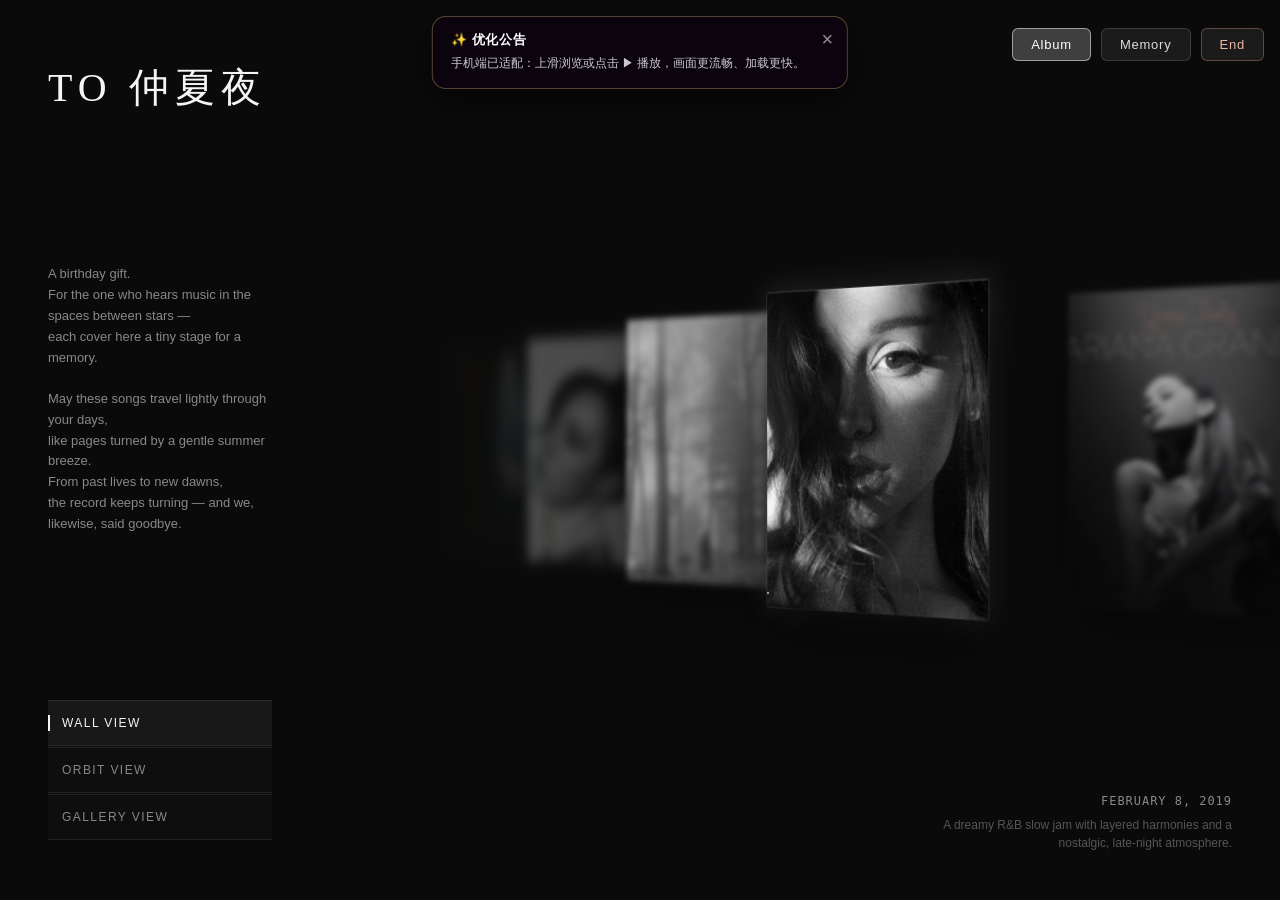
<file: index.html>
<!DOCTYPE html>
<html lang="en">
<head>
  <meta charset="UTF-8" />
  <meta name="viewport" content="width=device-width, initial-scale=1.0" />
  <title>To 仲夏夜</title>
  <link rel="stylesheet" href="./style.css?v=36" />
  <style>
    .top-nav {
      position: fixed; top: 28px; right: 16px; z-index: 9999;
      display: flex; gap: 10px;
    }
    .nav-btn {
      display: inline-flex; align-items: center; justify-content: center;
      padding: 8px 18px;
      font-family: 'Inter', sans-serif; font-size: 13px; font-weight: 400;
      letter-spacing: 0.06em; text-decoration: none;
      color: rgba(255,255,255,0.85);
      background: rgba(255,255,255,0.07);
      border: 1px solid rgba(255,255,255,0.15);
      border-radius: 6px; cursor: pointer;
      backdrop-filter: blur(8px); -webkit-backdrop-filter: blur(8px);
      transition: background 0.25s, border-color 0.25s, color 0.25s;
      user-select: none;
    }
    .nav-btn:hover {
      background: rgba(255,255,255,0.16);
      border-color: rgba(255,255,255,0.35); color: #fff;
    }
    .nav-btn.active {
      background: rgba(255,255,255,0.22);
      border-color: rgba(255,255,255,0.5); color: #fff;
    }
    .nav-btn--end {
      border-color: rgba(255,180,160,0.3);
      color: rgba(255,200,180,0.9);
    }
    .nav-btn--end:hover {
      background: rgba(255,160,130,0.18);
      border-color: rgba(255,160,130,0.5); color: #ffc8b0;
    }
    .nav-btn--end.active {
      background: rgba(255,160,130,0.28);
      border-color: rgba(255,160,130,0.6); color: #ffc8b0;
    }
    /* tab 面板 */
    .tab-panel {
      display: none;
      position: fixed; top: 0; left: 0; width: 100%; height: 100%;
    }
    .tab-panel.active {
      display: block;
    }
    .tab-iframe {
      width: 100%; height: 100%; border: none; display: block;
    }
  </style>
</head>
<body>
  <!-- 优化公告弹窗（可关闭） -->
  <div id="notice-popup" style="position:fixed;top:16px;left:50%;transform:translateX(-50%);z-index:99999;max-width:86vw;box-sizing:border-box;background:rgba(12,5,15,.94);border:1px solid rgba(223,184,119,.35);border-radius:14px;padding:14px 42px 14px 18px;box-shadow:0 10px 30px rgba(0,0,0,.55);font-family:'Inter',sans-serif;color:#fff;text-align:left;">
    <button id="notice-close" type="button" aria-label="关闭" style="position:absolute;top:8px;right:10px;background:none;border:none;color:rgba(255,255,255,.55);font-size:20px;line-height:1;cursor:pointer;padding:4px;">×</button>
    <div style="font-size:13px;font-weight:600;letter-spacing:.05em;margin-bottom:5px;">✨ 优化公告</div>
    <div style="font-size:11.5px;color:rgba(255,255,255,.78);line-height:1.7;">手机端已适配：上滑浏览或点击 ▶ 播放，画面更流畅、加载更快。</div>
  </div>
  <nav class="top-nav">
    <button class="nav-btn active" data-tab="album" type="button">Album</button>
    <button class="nav-btn" data-tab="memory" type="button">Memory</button>
    <button class="nav-btn nav-btn--end" data-tab="end" type="button">End</button>
  </nav>

  <!-- Album 面板 -->
  <div class="tab-panel active" id="panel-album">
  <div class="foliowall-container">
    <!-- ===== LEFT INFO PANEL ===== -->
    <div class="info-panel">
      <h1 class="title">To 仲夏夜</h1>
      <p class="description">
        A birthday gift.<br>
        For the one who hears music in the spaces between stars —<br>
        each cover here a tiny stage for a memory.<br><br>
        May these songs travel lightly through your days,<br>
        like pages turned by a gentle summer breeze.<br>
        From past lives to new dawns,<br>
        the record keeps turning — and we, likewise, said goodbye.
      </p>
      <div class="view-switcher">
        <button class="view-btn active" data-view="wall">
          <span class="btn-indicator"></span>WALL VIEW
        </button>
        <button class="view-btn" data-view="orbit">
          <span class="btn-indicator"></span>ORBIT VIEW
        </button>
        <button class="view-btn" data-view="gallery">
          <span class="btn-indicator"></span>GALLERY VIEW
        </button>
      </div>
    </div>

    <!-- ===== RIGHT 3D SCENE ===== -->
    <div class="scene-container" id="scene-container">
      <!-- Wall View -->
      <div class="wall-scene active" id="wall-scene">
        <div class="wall-track" id="wall-track"></div>
      </div>
      <!-- Orbit View -->
      <div class="orbit-scene" id="orbit-scene">
        <div class="orbit-sphere" id="orbit-sphere">
          <div class="orbit-glow"></div>
        </div>
      </div>
      <!-- Gallery View -->
      <div class="gallery-scene" id="gallery-scene">
        <div class="gallery-grid" id="gallery-grid"></div>
      </div>
    </div>

    <!-- ===== DETAIL PANEL ===== -->
    <div class="detail-panel" id="detail-panel">
      <span class="detail-date" id="detail-date">FEBRUARY 21, 1925</span>
      <p class="detail-desc" id="detail-desc">
        A public-domain cover from the golden age of print.
      </p>
    </div>

    <!-- ===== PLAYER VIEW ===== -->
    <div class="player-view" id="player-view">
      <div class="player-bg"></div>
      <button class="back-btn" id="back-btn" aria-label="Back">
        <span class="back-arrow"></span>
      </button>
      <div class="player-info">
        <div class="track-title" id="track-title"></div>
        <div class="track-artist" id="track-artist"></div>
        <div class="track-meta" id="track-meta"></div>
      </div>
      <div class="player-stage">
        <div class="vinyl-wrapper" id="vinyl-wrapper">
          <div class="vinyl" id="vinyl">
            <div class="vinyl-grooves"></div>
            <div class="vinyl-highlight"></div>
            <div class="vinyl-label" id="vinyl-label">
              <img class="vinyl-label-img" id="vinyl-label-img" alt="" />
            </div>
            <div class="vinyl-spindle"></div>
          </div>
        </div>
        <div class="tonearm-wrapper" id="tonearm-wrapper">
          <svg class="tonearm" viewBox="0 0 120 260" xmlns="http://www.w3.org/2000/svg">
            <g class="tonearm-group">
              <circle cx="60" cy="28" r="10" fill="#1a1a1a" stroke="rgba(255,255,255,0.12)" stroke-width="1"/>
              <circle cx="60" cy="28" r="3" fill="#0a0a0a"/>
              <rect x="35" y="24" width="50" height="6" rx="3" fill="#2a2a2a"/>
              <line x1="56" y1="30" x2="28" y2="238" stroke="rgba(255,255,255,0.18)" stroke-width="2.5" stroke-linecap="round"/>
              <rect x="16" y="232" width="24" height="8" rx="2" fill="#2a2a2a" stroke="rgba(255,255,255,0.1)" stroke-width="0.5"/>
              <circle cx="28" cy="248" r="1.5" fill="rgba(255,255,255,0.5)"/>
            </g>
          </svg>
        </div>
      </div>
      <div class="stylus-hint" id="stylus-hint">Tap the record to play</div>
      <div class="progress-area">
        <span class="time" id="time-current">0:00</span>
        <div class="progress-bar" id="progress-bar">
          <div class="progress-fill" id="progress-fill"></div>
        </div>
        <span class="time" id="time-total">0:00</span>
      </div>
      <audio id="audio" preload="auto"></audio>
    </div>

    <!-- ===== LOADER ===== -->
    <div class="loader" id="loader">
      <div class="loader-ring"></div>
      <span class="loader-text">LOADING</span>
    </div>
  </div>
  </div><!-- /panel-album -->

  <!-- Memory 面板（懒加载：首次点击 Memory 才加载） -->
  <div class="tab-panel" id="panel-memory">
    <iframe class="tab-iframe" data-src="./index-zxy.html?v=11" allowfullscreen></iframe>
  </div>

  <!-- End 面板（懒加载：首次点击 End 才加载） -->
  <div class="tab-panel" id="panel-end">
    <iframe class="tab-iframe" data-src="./tear-final.html" allowfullscreen></iframe>
  </div>

  <script>
    (function() {
      // 优化公告弹窗：点 × 关闭（本次会话不再弹出）
      var popup = document.getElementById('notice-popup');
      var closeBtn = document.getElementById('notice-close');
      if (popup && closeBtn) {
        var closed = false;
        try { closed = sessionStorage.getItem('noticeClosed') === '1'; } catch (e) {}
        if (closed) { popup.parentNode.removeChild(popup); }
        else {
          closeBtn.addEventListener('click', function() {
            popup.parentNode.removeChild(popup);
            try { sessionStorage.setItem('noticeClosed', '1'); } catch (e) {}
          });
        }
      }
      var btns = document.querySelectorAll('.nav-btn[data-tab]');
      var panels = {
        album: document.getElementById('panel-album'),
        memory: document.getElementById('panel-memory'),
        end: document.getElementById('panel-end')
      };
      var iframes = {
        memory: panels.memory.querySelector('iframe'),
        end: panels.end.querySelector('iframe')
      };
      // 面板切换：激活对应面板；首次激活的 iframe 才加载 src；并通知子页面暂停/恢复 3D 渲染
      function switchTab(tab) {
        btns.forEach(function(b) { b.classList.remove('active'); });
        btns.forEach(function(b) { if (b.getAttribute('data-tab') === tab) b.classList.add('active'); });
        Object.keys(panels).forEach(function(k) { panels[k].classList.remove('active'); });
        if (panels[tab]) panels[tab].classList.add('active');
        var f = iframes[tab];
        if (f && !f.getAttribute('src')) f.setAttribute('src', f.getAttribute('data-src'));
        Object.keys(iframes).forEach(function(k) {
          var i = iframes[k];
          if (i && i.contentWindow) {
            try { i.contentWindow.postMessage({ type: 'tab-pause', paused: k !== tab }, '*'); } catch (e) {}
          }
        });
      }
      btns.forEach(function(btn) {
        btn.addEventListener('click', function() {
          switchTab(this.getAttribute('data-tab'));
        });
      });
    })();
  </script>
  <script src="./app.js?v=35"></script>
</body>
</html>
</file>
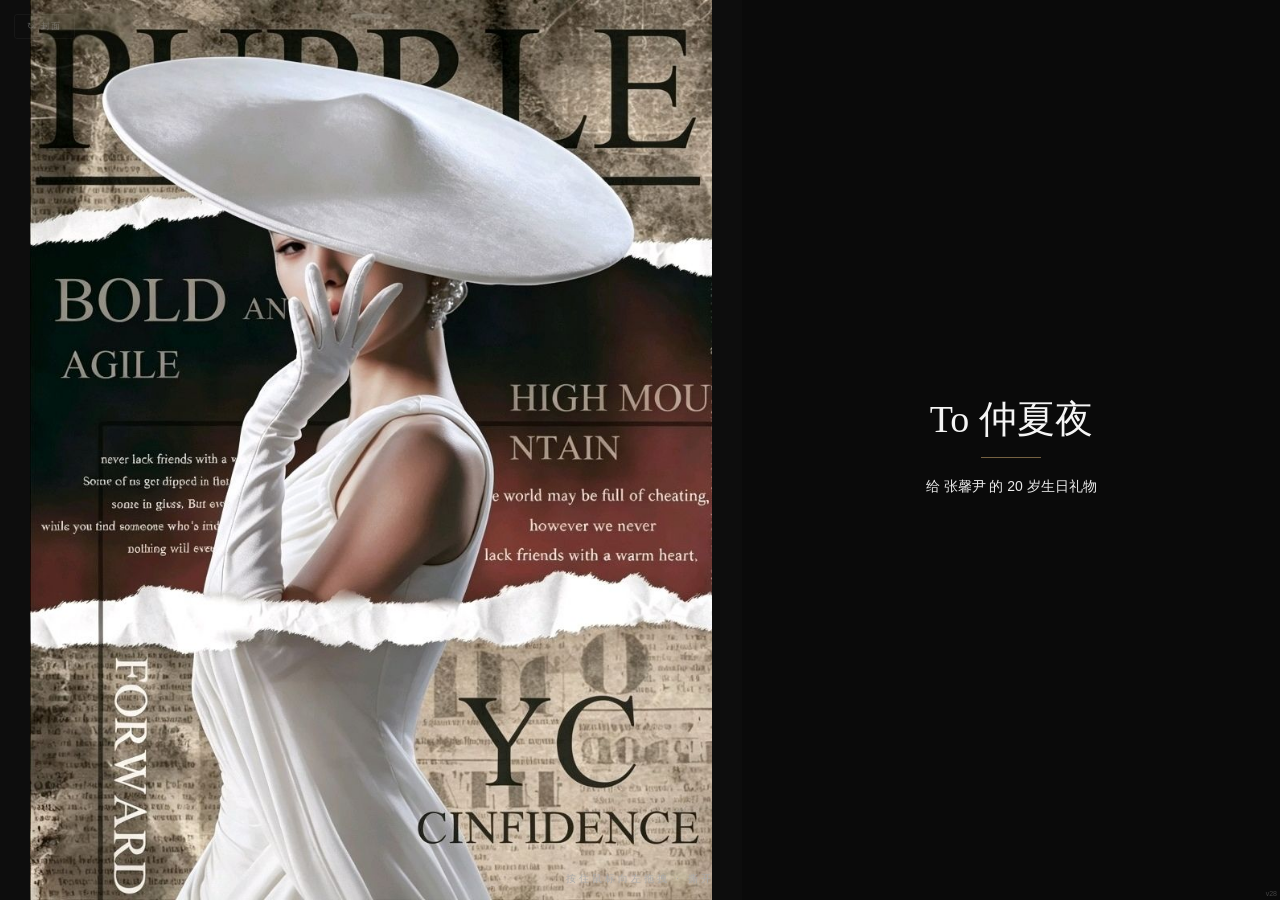
<file: tear-final.html>
<!DOCTYPE html>
<html lang="zh">
<head>
  <meta charset="UTF-8" />
  <meta http-equiv="Cache-Control" content="no-cache, no-store, must-revalidate" />
  <meta http-equiv="Pragma" content="no-cache" />
  <meta http-equiv="Expires" content="0" />
  <meta name="viewport" content="width=device-width, initial-scale=1.0, maximum-scale=1.0, user-scalable=no" />
  <title>To 仲夏夜 · 撕拉寄语</title>
  <style>
    :root { --bg:#0a0a0a; --fg:#f5f5f5; --gold:#e0b878; --dim:#aaa; }
    * { margin:0; padding:0; box-sizing:border-box; }
    html,body { width:100%; height:100%; background:var(--bg); color:var(--fg); font-family:"Inter","Helvetica Neue",sans-serif; overflow:hidden; }

    .stage { position:fixed; inset:0; overflow:hidden; user-select:none; -webkit-user-select:none; cursor:grab; }
    .stage.grabbing { cursor:grabbing; }

    /* ===== 每页 ===== */
    .page { position:absolute; inset:0; display:none; flex-direction:row; will-change:transform; }
    .page.active { display:flex; }
    .page.alt { flex-direction:row-reverse; }

    /* ===== 图片区 ===== */
    .pic { display:flex; align-items:center; justify-content:center; background:#0d0d0d; overflow:hidden; }
    .pic img { display:block; object-fit:contain; max-width:100%; max-height:100%; }

    /* 普通页：图片占 50% */
    .page:not(.cover):not(.wide) .pic { flex:1 1 50%; }
    /* 封面 & 尾页：图片占 58% */
    .page.cover .pic { flex:1 1 58%; }
    /* 横图页：图片占 62% */
    .page.wide .pic { flex:1 1 62%; }
    .page.wide .txt { flex:0 1 38%; }

    /* ===== 文字区 ===== */
    .txt { overflow-y:auto; background:var(--bg); display:flex; flex-direction:column; justify-content:center; }
    .page:not(.cover) .txt { flex:1 1 50%; padding:clamp(16px,3vh,40px) clamp(14px,2.5vw,36px); }
    .page.cover .txt { flex:0 1 42%; padding:clamp(16px,3vh,40px) clamp(14px,2.5vw,36px); }

    .txt .title { font-family:"Playfair Display",serif; font-size:clamp(18px,2.5vw,30px); color:var(--fg); margin-bottom:16px; }
    .txt .title::after { content:''; display:block; width:40px; height:1px; background:var(--gold); margin-top:10px; opacity:.5; }
    .page.cover .txt .title { font-size:clamp(22px,3.5vw,38px); text-align:center; }
    .page.cover .txt .title::after { width:60px; margin:12px auto 0; }
    .txt .h3 { font-family:"Playfair Display",serif; font-size:clamp(13px,1.5vw,18px); color:var(--gold); margin:14px 0 4px; }
    .txt .p { font-size:clamp(11px,1.2vw,14px); color:#ededed; line-height:1.85; margin-bottom:7px; text-align:left; word-break:break-word; }
    .page.cover .txt .p { text-align:center; }
    .txt .en { font-family:"Playfair Display",serif; font-style:italic; font-size:clamp(11px,1.2vw,14px); color:var(--gold); margin:5px 0 5px 1em; line-height:1.7; border-left:2px solid rgba(224,184,120,.25); padding-left:10px; }

    /* ===== UI 层 ===== */
    .hint { position:absolute;left:0;right:0;bottom:14px;z-index:4;text-align:center;font-size:10px;letter-spacing:.3em;color:var(--dim);pointer-events:none;animation:breathe 2.8s ease-in-out infinite; }
    .hint.off { opacity:0; animation:none; transition:opacity .45s; }
    @keyframes breathe { 0%,100%{opacity:.25} 50%{opacity:.7} }

    .pager { position:absolute;left:50%;bottom:16px;transform:translateX(-50%);z-index:5;display:flex;gap:10px;opacity:0;visibility:hidden;pointer-events:none;transition:opacity .55s,visibility 0s linear .55s; }
    .pager.show { opacity:1;visibility:visible;pointer-events:auto;transition:opacity .55s .15s,visibility 0s linear 0s; }
    .pager-btn { padding:7px 18px;background:rgba(10,10,10,.8);border:1px solid rgba(224,184,120,.4);color:var(--gold);font-size:10px;letter-spacing:.22em;text-transform:uppercase;cursor:pointer;border-radius:3px;transition:background .3s,color .3s; }
    .pager-btn:hover { background:rgba(224,184,120,.1);color:#f5deb3; }

    .reset-btn { position:absolute;top:14px;left:14px;z-index:4;padding:5px 12px;background:transparent;border:1px solid rgba(255,255,255,.1);color:var(--dim);font-size:9px;letter-spacing:.18em;text-transform:uppercase;cursor:pointer;border-radius:3px;opacity:.45;transition:opacity .45s,border-color .3s,color .3s; }
    .reset-btn:hover { color:#fff;border-color:rgba(255,255,255,.3);opacity:1; }

    @media (max-width:640px) {
      .page, .page.alt { flex-direction:column; }
      .pic { flex:0 0 40vh !important; }
      .txt { flex:1 1 auto !important; padding:clamp(12px,2.5vh,24px) clamp(10px,3vw,20px) !important; }
    }
  </style>
</head>
<body>
  <main class="stage" id="stage">

    <!-- ===== 页0：封面（左图58% + 右文42%） ===== -->
    <div class="page active cover" id="page0">
      <div class="pic"><img src="./assets/tear/page-cover.jpg" alt="封面"></div>
      <div class="txt">
        <div class="title">To 仲夏夜</div>
        <div class="p">给 张馨尹 的 20 岁生日礼物</div>
      </div>
    </div>

    <!-- ===== 页1：xhs+lxy（右图 + 左文） ===== -->
    <div class="page alt wide" id="page1">
      <div class="pic"><img src="./assets/tear/page-bg-1.jpg" alt="" loading="lazy"></div>
      <div class="txt">
        <div class="title">关于 xhs 和 lxy 的事情</div>
        <div class="h3">关于 xhs</div>
        <div class="p">啊啊啊这件事真的超级尴尬，我很怕你会觉得我每天都盯着你，但是我真的是在搜索浙江理工大学的时候不小心点到，惊慌失措想把号注销，又有点舍不得自己写的帖子，就想换一下头像企图蒙混过关🙃。</div>
        <div class="p">还有有的时候我发朋友圈，我怕你觉得是故意仅你可见的。其实我是仅一小部分人可见，在他们面前我有勇气做真实的自己。</div>
        <div class="h3">关于 lxy 的事情</div>
        <div class="p">我一直记得你当时不太舒服，我很抱歉你因为这件事被人嘲笑。但是我觉得其中失去了一些上下文，会放大我做的不好的部分。不管怎样我是有做的不合适的地方，我之前已经向她道歉了，也希望能减轻一点对你的影响。</div>
        <div class="p">和其它人的事情想了很久还有什么，我思来想去只想到两个事情可能会引起误会。一个是互评签字确认学委放在宿舍楼里面，我让一位学姐帮我拿一下；另一个是我在食堂吃饭，一位学姐突然坐到我前面，用英语和我讲话，邀请我参加一个英语角活动。</div>
      </div>
    </div>

    <!-- ===== 页2：关于我/哥哥/少年（左图 + 右文） ===== -->
    <div class="page" id="page2">
      <div class="pic"><img src="./assets/tear/page-bg-2.jpg" alt="" loading="lazy"></div>
      <div class="txt">
        <div class="title">关于我</div>
        <div class="p">我想自己不是一个太糟糕的人，为了自己的目的就不择手段，我只是习惯以目标倒推的思维方式，所以我做事时会明确自己想要的结果。但不意味着我只考虑自己的利益，我想我有很多无私的时候。</div>
        <div class="h3">我是一位哥哥</div>
        <div class="p">我很爱我的弟弟，我从来没有对他大声说过话。在大一那年他刚上高中，几乎每一天我都倾听他的烦心事，陪伴他的成长。我没有想要得到什么，我只是希望他能有一个开心的少年时光，因为我自己那时候常常也不开心。</div>
        <div class="h3">我是一位少年</div>
        <div class="p">刚上大学时，一位女生给我发一些让我不太舒服的话，我没有吐槽或者攻击她，只是找她室友说没有什么兴趣，让她不要发了。担心她自尊心受损，之前答应过和她出去玩，我还是信守了约定。</div>
        <div class="p">后来也证明是她室友的恶作剧。我当时只是觉得，她可能不知道怎么表达自己的情感，我不愿意去说什么来发泄自己的不满。我没有想为了什么，只是不希望对方受到伤害，更不应该用伤害去回应伤害。</div>
      </div>
    </div>

    <!-- ===== 页3：关于我/男性/不太爱笑（右图 + 左文） ===== -->
    <div class="page alt" id="page3">
      <div class="pic"><img src="./assets/tear/page-bg-3.jpg" alt="" loading="lazy"></div>
      <div class="txt">
        <div class="title">关于我</div>
        <div class="h3">我是一位男性</div>
        <div class="p">我在生活中也有很多不容易，但是从高中起就开始认真的思考女性主义。我知道在很多人眼里，一个男生说这些会被当成异类——在男性中是，在女性中有人觉得是在装，在父母眼中是太傻。但是我还是努力改变亲人朋友的观念。</div>
        <div class="p">在高考志愿填报时，我宁可不做这一单，也会劝说家长不要重男轻女，为了儿子放弃女儿，鼓励学生不要只停留在家庭，勇敢追求自己的梦想。也好在看到了一些效果。我没有什么企图，我只是看到了她们的困境，希望能改善哪怕一点点。</div>
        <div class="h3">我是一位不太爱笑的人</div>
        <div class="p">平时也比较严肃。但是碰到那些辛苦的体力劳动者，我总会带着微笑说话，尽可能显得温柔。一次在教室自习，两位阿姨进来聊天了很久。我一直没有说什么，等到她们休息下来，才轻声说刚刚我在自习，声音可以稍微小一点。我看到她们眼中有点局促，和我道歉，所以我一直安慰她们工作辛苦了，闲聊了一会。我觉得她们年纪很大了很不容易，在其他人眼中可能地位卑微。我只是希望她们的生命中多一点善意，也多一些尊重。</div>
      </div>
    </div>

    <!-- ===== 页4：关于我/焦虑/男生（左图 + 右文） ===== -->
    <div class="page" id="page4">
      <div class="pic"><img src="./assets/tear/page-bg-4.jpg" alt="" loading="lazy"></div>
      <div class="txt">
        <div class="title">关于我</div>
        <div class="h3">我是一个有点焦虑的人</div>
        <div class="p">经常失眠，或者一头扎进信息里研究，期望找到一个最好的选择。</div>
        <div class="p">我在意自己的前途，也在意很多人，父母、亲人、朋友、爱人、不幸的人、辛苦的人。</div>
        <div class="p">有时候我看起来好像不在意别人，因为我常常分的太清，观点鲜明又与众不同。</div>
        <div class="p">但更多时候是因为我已经很疲惫了。</div>
        <div class="h3">我是一个男生</div>
        <div class="p">却很大程度上有着女生的一些特质，在同性中常常让人觉得怪异，在异性中又被认为是刻意的、有所企图的。</div>
        <div class="en">I struggle, begging for kindness, but always fail. I got upset, but never truly lost hope.</div>
        <div class="p">也许我不是一个好男友，经常过于自负、偏执、固执、焦虑，说话语气生硬，很多时候让你伤心，所以才会让你产生这样的感受。</div>
        <div class="p">非常感谢过去的那些日子，你让我变成了一个更好的人，我在不断的反思中学会了尊重，包容和善良。但是真是抱歉呀，让你受了那么多的委屈。谢谢你在我的生命里出现过。</div>
      </div>
    </div>

    <!-- ===== 页5：生日快乐（右图58% + 左文42%） ===== -->
    <div class="page cover alt" id="page5">
      <div class="pic"><img src="./assets/tear/page-bg-last.jpg" alt="" loading="lazy"></div>
      <div class="txt">
        <div class="title">生日快乐！🎂</div>
        <div class="p">不絮絮叨叨了，祝你生日快乐呀，过了今天就 20 岁了，也是一个 2 岁的成年人啦。</div>
        <div class="p">希望你天天开心，生活被善意包裹，善良的人理应受到世界温柔的对待。希望你能更开心一点，幸福一点，早日实现自己的梦想！🍎🍎安安呀</div>
        <div class="p">对了，我还有一个小礼物，我不知道你是不是已经回温州了，那我应该寄给你嘛，要是你还在上海我就自己给你好了，我担心有点容易压坏。</div>
      </div>
    </div>

    <!-- ===== UI ===== -->
    <p class="hint" id="hint">按住鼠标向左拖拽 · 撕开</p>
    <div class="pager" id="pager">
      <button class="pager-btn" id="prev-btn">← 上一页</button>
      <button class="pager-btn" id="next-btn">下一页 →</button>
    </div>
    <button class="reset-btn" id="reset-btn" title="回到封面">↻ 封面</button>
    <span style="position:fixed;bottom:3px;right:3px;font-size:7px;color:#444;z-index:9999;pointer-events:none">v28</span>
  </main>

  <script>
    (function () {
      var pages    = document.querySelectorAll('.page');
      var total    = pages.length;
      var cur      = 0;
      var stage    = document.getElementById('stage');
      var pager    = document.getElementById('pager');
      var hint     = document.getElementById('hint');
      var prevBtn  = document.getElementById('prev-btn');
      var nextBtn  = document.getElementById('next-btn');
      var resetBtn = document.getElementById('reset-btn');

      function show(idx) {
        pages.forEach(function (p) { p.classList.remove('active'); });
        pages[idx].classList.add('active');
        cur = idx;
        if (idx > 0) { pager.classList.add('show'); hint.classList.add('off'); }
        else         { pager.classList.remove('show'); hint.classList.remove('off'); }
      }

      // ===== 鼠标拖拽撕页 =====
      var down = false, startX = 0, startY = 0;
      var dragging = false;

      stage.addEventListener('mousedown', function (e) {
        if (e.target.tagName === 'BUTTON' || e.target.tagName === 'A') return;
        down = true;
        dragging = false;
        startX = e.clientX;
        startY = e.clientY;
        stage.classList.add('grabbing');
        pages[cur].style.transition = 'none';
      });

      window.addEventListener('mousemove', function (e) {
        if (!down) return;
        var dx = e.clientX - startX;
        var dy = e.clientY - startY;
        if (Math.abs(dx) > 8) dragging = true;
        // 实时偏移当前页（模拟撕纸的手感）
        pages[cur].style.transform = 'translateX(' + dx + 'px) rotate(' + (dx * 0.015) + 'deg)';
        pages[cur].style.opacity = Math.max(0.35, 1 - Math.abs(dx) / window.innerWidth * 1.5);
      });

      window.addEventListener('mouseup', function (e) {
        if (!down) return;
        down = false;
        stage.classList.remove('grabbing');
        pages[cur].style.transition = 'transform 0.4s ease, opacity 0.4s ease';
        pages[cur].style.opacity = '1';

        var dx = e.clientX - startX;
        if (Math.abs(dx) > 60 && dragging) {
          // 撕开
          pages[cur].style.transform = (dx > 0 ? 'translateX(120%)' : 'translateX(-120%)') + ' rotate(' + (dx > 0 ? 15 : -15) + 'deg)';
          pages[cur].style.opacity = '0';
          setTimeout(function () {
            pages[cur].style.transition = 'none';
            pages[cur].style.transform = '';
            pages[cur].style.opacity = '1';
            var n = dx < 0 ? cur + 1 : cur - 1;
            if (n < 0) n = total - 1;
            if (n >= total) n = 0;
            show(n);
          }, 350);
        } else {
          // 回弹
          pages[cur].style.transform = 'translateX(0) rotate(0deg)';
          setTimeout(function () { pages[cur].style.transition = 'none'; }, 400);
        }
      });

      // ===== 触屏滑动 =====
      var touchStartX = 0;
      stage.addEventListener('touchstart', function (e) {
        if (e.target.tagName === 'BUTTON' || e.target.tagName === 'A') return;
        down = true; dragging = false;
        startX = e.touches[0].clientX; startY = e.touches[0].clientY;
        pages[cur].style.transition = 'none';
      }, { passive: false });
      stage.addEventListener('touchmove', function (e) {
        if (!down) return;
        var dx = e.touches[0].clientX - startX;
        if (Math.abs(dx) > 8) dragging = true;
        pages[cur].style.transform = 'translateX(' + dx + 'px) rotate(' + (dx * 0.015) + 'deg)';
        pages[cur].style.opacity = Math.max(0.35, 1 - Math.abs(dx) / window.innerWidth * 1.5);
      }, { passive: false });
      stage.addEventListener('touchend', function (e) {
        if (!down) return;
        down = false;
        pages[cur].style.transition = 'transform 0.4s ease, opacity 0.4s ease';
        pages[cur].style.opacity = '1';

        var dx = (e.changedTouches[0].clientX - startX);
        if (Math.abs(dx) > 60 && dragging) {
          pages[cur].style.transform = (dx > 0 ? 'translateX(120%)' : 'translateX(-120%)') + ' rotate(' + (dx > 0 ? 15 : -15) + 'deg)';
          pages[cur].style.opacity = '0';
          setTimeout(function () {
            pages[cur].style.transition = 'none';
            pages[cur].style.transform = '';
            pages[cur].style.opacity = '1';
            var n = dx < 0 ? cur + 1 : cur - 1;
            if (n < 0) n = total - 1;
            if (n >= total) n = 0;
            show(n);
          }, 350);
        } else {
          pages[cur].style.transform = 'translateX(0) rotate(0deg)';
          setTimeout(function () { pages[cur].style.transition = 'none'; }, 400);
        }
      });

      // ===== 按钮翻页 =====
      prevBtn.addEventListener('click', function (e) { e.stopPropagation(); var n = cur - 1; if (n < 0) n = total - 1; show(n); });
      nextBtn.addEventListener('click', function (e) { e.stopPropagation(); var n = cur + 1; if (n >= total) n = 0; show(n); });
      resetBtn.addEventListener('click', function () { show(0); });
    })();
  </script>
</body>
</html>
</file>
<file: style.css>
/* =============================================
   FOLIOWALL — Immersive 3D Magazine Wall
   ============================================= */

/* ---- Reset & Global ---- */
*,*::before,*::after{box-sizing:border-box;margin:0;padding:0}
html,body{width:100%;height:100%;overflow:hidden}
body{
  background:#0a0a0a;
  color:#f5f5f5;
  font-family:"Inter","Helvetica Neue",sans-serif;
  font-weight:300;
  -webkit-font-smoothing:antialiased;
  user-select:none;
  -webkit-user-select:none;
}

/* ---- Container ---- */
.foliowall-container{
  position:relative;
  width:100vw;
  height:100vh;
}

/* ===== LEFT INFO PANEL ===== */
.info-panel{
  position:fixed;
  left:0;top:0;
  width:25%;
  min-width:260px;
  height:100%;
  z-index:60;
  padding:60px 48px;
  display:flex;
  flex-direction:column;
  justify-content:space-between;
  pointer-events:none;
}
.info-panel .view-switcher,
.info-panel .credits{pointer-events:auto}
.info-panel.in-player .view-switcher{display:none}
.info-panel.in-player{justify-content:flex-start;padding-top:110px}
.info-panel.in-player .description{margin-top:40px}
.info-panel.gallery-view:not(.in-player) .description{display:none}

.title{
  font-family:"Playfair Display","Noto Serif",serif;
  font-size:40px;
  font-weight:400;
  letter-spacing:0.15em;
  text-transform:uppercase;
  color:#f5f5f5;
  margin-bottom:24px;
  opacity:0;
  transform:translateY(20px);
  animation:fadeInUp 800ms ease forwards;
}
.description{
  font-size:13px;
  line-height:1.6;
  color:#888;
  font-weight:300;
  margin-bottom:40px;
  opacity:0;
  transform:translateY(20px);
  animation:fadeInUp 800ms ease 150ms forwards;
}

/* View Switcher Buttons */
.view-switcher{
  display:flex;
  flex-direction:column;
  gap:1px;
  opacity:0;
  transform:translateY(20px);
  animation:fadeInUp 800ms ease 300ms forwards;
}
.view-btn{
  position:relative;
  display:flex;
  align-items:center;
  gap:12px;
  padding:14px 0;
  background:rgba(255,255,255,0.02);
  border:1px solid rgba(255,255,255,0.08);
  border-left:none;
  border-right:none;
  color:#888;
  font-family:"Inter","Helvetica Neue",sans-serif;
  font-size:12px;
  font-weight:400;
  letter-spacing:0.12em;
  cursor:pointer;
  transition:color 300ms ease,background 300ms ease;
  text-align:left;
  width:100%;
}
.view-btn:hover{background:rgba(255,255,255,0.04);color:#ccc}
.view-btn.active{color:#f5f5f5;background:rgba(255,255,255,0.06)}
.btn-indicator{
  width:2px;height:16px;
  background:transparent;
  transition:background 300ms ease;
  flex-shrink:0;
}
.view-btn.active .btn-indicator{background:#f5f5f5}

.credits{
  padding-top:40px;
  display:flex;
  flex-direction:column;
  gap:4px;
  opacity:0;
  transform:translateY(20px);
  animation:fadeInUp 800ms ease 450ms forwards;
}
.credits-year{
  font-family:"IBM Plex Mono",monospace;
  font-size:13px;
  color:#f5f5f5;
  letter-spacing:0.05em;
  margin-bottom:8px;
}
.credits-line{
  font-size:11px;
  color:#555;
  font-weight:300;
}

/* ===== 3D SCENE CONTAINER ===== */
.scene-container{
  position:absolute;
  inset:0;
  z-index:1;
}

/* ===== WALL VIEW ===== */
.wall-scene{
  position:absolute;inset:0;
  perspective:1200px;
  perspective-origin:65% 50%;
  overflow:hidden;
  opacity:1;visibility:visible;
  transition:opacity 600ms cubic-bezier(0.22,1,0.36,1),visibility 600ms;
}
.wall-scene:not(.active){
  opacity:0;visibility:hidden;
  pointer-events:none;
}
.wall-track{
  position:absolute;
  top:0;left:0;
  width:100%;height:100%;
  transform-style:preserve-3d;
  transform:rotateY(-25deg);
}
.cover-card{
  position:absolute;
  width:220px;height:300px;
  border-radius:2px;
  overflow:hidden;
  background:#111;
  transform-style:preserve-3d;
  will-change:transform,filter,opacity;
  cursor:pointer;
  box-shadow:0 20px 60px rgba(0,0,0,0.8),0 0 0 1px rgba(255,255,255,0.05);
  transition:box-shadow 300ms ease;
}
.cover-card.highlight{
  box-shadow:0 20px 60px rgba(0,0,0,0.8),0 0 30px rgba(255,255,255,0.15),0 0 0 1px rgba(255,255,255,0.12);
}
.cover-card img{
  width:100%;height:100%;
  object-fit:cover;
  display:block;
  opacity:0;
  transition:opacity 400ms ease;
}
.cover-card img.loaded{opacity:1}
.cover-card .card-sheen{
  position:absolute;inset:0;
  background:linear-gradient(
    135deg,
    rgba(255,255,255,0.04) 0%,
    transparent 40%,
    rgba(0,0,0,0.1) 100%
  );
  pointer-events:none;
  z-index:1;
}

/* ===== ORBIT VIEW ===== */
.orbit-scene{
  position:absolute;inset:0;
  perspective:1000px;
  perspective-origin:50% 50%;
  overflow:hidden;
  opacity:0;visibility:hidden;
  transition:opacity 600ms cubic-bezier(0.22,1,0.36,1),visibility 600ms;
}
.orbit-scene.active{opacity:1;visibility:visible}
.orbit-sphere{
  position:absolute;
  top:50%;left:50%;
  width:1px;height:1px;
  transform-style:preserve-3d;
  will-change:transform;
}
.orbit-glow{
  position:absolute;
  top:50%;left:50%;
  width:300px;height:300px;
  margin:-150px 0 0 -150px;
  border-radius:50%;
  background:radial-gradient(circle,rgba(255,255,255,0.06) 0%,transparent 70%);
  pointer-events:none;
  transform:translateZ(-10px);
}
.orbit-face{
  position:absolute;
  width:120px;height:160px;
  border-radius:2px;
  overflow:hidden;
  background:#111;
  box-shadow:0 8px 32px rgba(0,0,0,0.6),0 0 0 1px rgba(255,255,255,0.06);
  backface-visibility:hidden;
  cursor:pointer;
  transition:filter 200ms ease;
}
.orbit-face img{
  width:100%;height:100%;
  object-fit:cover;
  display:block;
}
.orbit-face:hover{
  filter:brightness(1.2);
}

/* ===== GALLERY VIEW ===== */
.gallery-scene{
  position:absolute;inset:0;
  overflow-y:auto;
  overflow-x:hidden;
  padding:60px 48px;
  opacity:0;visibility:hidden;
  transition:opacity 600ms cubic-bezier(0.22,1,0.36,1),visibility 600ms;
}
.gallery-scene.active{opacity:1;visibility:visible}
.gallery-scene::-webkit-scrollbar{display:none}
.gallery-grid{
  display:grid;
  grid-template-columns:repeat(4,1fr);
  gap:24px;
  max-width:960px;
  margin:0 auto;
}
.gallery-item{
  aspect-ratio:11/15;
  border-radius:2px;
  overflow:hidden;
  background:#111;
  box-shadow:0 12px 40px rgba(0,0,0,0.6);
  transition:transform 300ms cubic-bezier(0.22,1,0.36,1),box-shadow 300ms;
  cursor:pointer;
}
.gallery-item:hover{
  transform:translateY(-8px);
  box-shadow:0 20px 60px rgba(0,0,0,0.8);
}
.gallery-item img{
  width:100%;height:100%;
  object-fit:cover;
  display:block;
}

/* ===== DETAIL PANEL ===== */
.detail-panel{
  position:fixed;
  right:48px;bottom:48px;
  z-index:60;
  text-align:right;
  opacity:0;
  transform:translateY(12px);
  transition:opacity 300ms ease,transform 300ms ease;
  pointer-events:none;
}
.detail-panel.visible{
  opacity:1;
  transform:translateY(0);
}
.detail-date{
  font-family:"IBM Plex Mono",monospace;
  font-size:12px;
  color:#888;
  letter-spacing:0.08em;
  display:block;
  margin-bottom:8px;
}
.detail-desc{
  font-size:12px;
  color:#555;
  line-height:1.5;
  max-width:320px;
  font-weight:300;
}

/* ===== LOADER ===== */
.loader{
  position:fixed;inset:0;z-index:9999;
  display:flex;
  flex-direction:column;
  align-items:center;
  justify-content:center;
  gap:18px;
  background:#0a0a0a;
  transition:opacity 600ms ease,visibility 600ms;
}
.loader.hidden{opacity:0;visibility:hidden}
.loader-ring{
  width:40px;height:40px;
  border:1px solid rgba(255,255,255,0.1);
  border-top-color:rgba(255,255,255,0.4);
  border-radius:50%;
  animation:lr 1s linear infinite;
}
.loader-text{
  font-family:"IBM Plex Mono",monospace;
  font-size:10px;
  letter-spacing:0.2em;
  color:#555;
}

/* ===== KEYFRAMES ===== */
@keyframes fadeInUp{
  from{opacity:0;transform:translateY(20px)}
  to{opacity:1;transform:translateY(0)}
}
@keyframes lr{to{transform:rotate(360deg)}}

/* ===== RESPONSIVE ===== */
@media (max-width:1200px){
  .info-panel{
    width:220px;min-width:220px;
    padding:40px 32px;
  }
  .title{font-size:30px}
  .cover-card{width:190px;height:260px}
  .gallery-grid{grid-template-columns:repeat(3,1fr)}
}
@media (max-width:768px){
  .info-panel{
    position:absolute;
    top:0;left:0;right:0;
    width:100%;height:auto;
    min-width:0;
    padding:20px 24px;
    flex-direction:row;
    align-items:center;
    flex-wrap:wrap;
    gap:12px;
    background:linear-gradient(to bottom,rgba(0,0,0,0.9) 0%,transparent 100%);
    z-index:20;
  }
  .title{font-size:20px;margin:0}
  .description{display:none}
  .view-switcher{flex-direction:row;gap:0;margin:0}
  .view-btn{padding:8px 14px;font-size:10px;border:1px solid rgba(255,255,255,0.1)}
  .btn-indicator{display:none}
  .credits{display:none}
  .cover-card{width:150px;height:205px}
  .detail-panel{right:20px;bottom:24px}
  .gallery-grid{grid-template-columns:repeat(2,1fr);gap:16px;padding:20px}
  .gallery-scene{padding:80px 12px 24px}
  .orbit-face{width:80px;height:107px}
}

/* =============================================
   PLAYER VIEW
   ============================================= */
.player-view{
  position:fixed;inset:0;z-index:50;
  display:flex;flex-direction:column;
  align-items:center;justify-content:center;
  background:#0a0a0a;
  opacity:0;visibility:hidden;pointer-events:none;
  transition:opacity 600ms ease,visibility 600ms;
}
.player-view.active{opacity:1;visibility:visible;pointer-events:auto}
.player-bg{
  position:absolute;inset:0;
  background:radial-gradient(circle at 50% 50%,rgba(255,255,255,0.04) 0%,transparent 70%);
  z-index:0;
}
.back-btn{
  position:absolute;top:32px;left:32px;
  width:44px;height:44px;border:none;
  background:rgba(255,255,255,0.04);
  backdrop-filter:blur(12px);-webkit-backdrop-filter:blur(12px);
  border-radius:50%;cursor:pointer;
  display:flex;align-items:center;justify-content:center;
  transition:background 200ms ease;z-index:20;
}
.back-btn:hover{background:rgba(255,255,255,0.08)}
.back-arrow{
  display:block;width:10px;height:10px;
  border-left:2px solid #888;border-bottom:2px solid #888;
  transform:rotate(45deg) translateX(2px);
}
.player-info{
  position:absolute;top:72px;right:48px;left:auto;
  text-align:right;
  opacity:0;transform:translateY(12px);
  transition:opacity 600ms ease 300ms,transform 600ms ease 300ms;
  z-index:10;pointer-events:none;
}
.player-view.active .player-info{opacity:1;transform:translateY(0)}
.track-title{
  font-family:"Playfair Display",serif;
  font-size:26px;font-weight:400;line-height:1.2;
  color:#f5f5f5;margin-bottom:6px;
}
.track-artist{font-size:14px;color:#888;margin-bottom:4px}
.track-meta{font-family:"IBM Plex Mono",monospace;font-size:12px;color:#555}
.player-stage{
  position:relative;display:flex;
  align-items:center;justify-content:center;gap:48px;z-index:5;
}
/* Vinyl */
.vinyl-wrapper{position:relative;width:400px;height:400px;flex-shrink:0;cursor:pointer}
.vinyl{
  position:relative;width:100%;height:100%;border-radius:50%;
  background:#111;overflow:hidden;
  box-shadow:0 0 0 2px rgba(255,255,255,0.04),0 24px 64px rgba(0,0,0,0.7);
}
.vinyl-grooves{
  position:absolute;inset:0;border-radius:50%;
  background:repeating-radial-gradient(circle,transparent 0px,rgba(255,255,255,0.02) 1px,transparent 2px),
             conic-gradient(from 0deg,#111 0%,#1a1a1a 50%,#111 100%);
}
.vinyl-highlight{
  position:absolute;inset:0;border-radius:50%;pointer-events:none;z-index:2;
  background:linear-gradient(135deg,transparent 35%,rgba(255,255,255,0.06) 48%,rgba(255,255,255,0.12) 50%,rgba(255,255,255,0.06) 52%,transparent 65%);
}
.vinyl-label{
  position:absolute;top:50%;left:50%;
  width:160px;height:160px;margin:-80px 0 0 -80px;
  border-radius:50%;border:2px solid rgba(255,255,255,0.15);
  overflow:hidden;transition:box-shadow 1s ease;z-index:3;
}
.vinyl-label-img{width:100%;height:100%;object-fit:cover;display:block;opacity:0;transition:opacity 400ms}
.vinyl-label-img.loaded{opacity:1}
.vinyl-spindle{
  position:absolute;top:50%;left:50%;
  width:16px;height:16px;margin:-8px;border-radius:50%;
  background:#0a0a0a;z-index:4;box-shadow:inset 0 1px 3px rgba(0,0,0,0.8);
}
/* Tonearm */
.tonearm-wrapper{
  position:relative;width:110px;height:240px;flex-shrink:0;
  transform-origin:50% 11.7%;
  transform:rotate(25deg);
  transition:transform 800ms cubic-bezier(0.34,1.56,0.64,1);
  filter:drop-shadow(4px 8px 12px rgba(0,0,0,0.6));z-index:10;
}
.tonearm-wrapper.placed{transform:rotate(-12deg)}
.tonearm{width:100%;height:100%}
.tonearm-wrapper.placed .tonearm-group{animation:shake 0.1s infinite alternate}
@keyframes shake{from{transform:translateX(0)}to{transform:translateX(0.3px)}}
.stylus-hint{
  position:absolute;bottom:100px;left:0;right:0;
  text-align:center;font-size:14px;color:#888;
  pointer-events:none;z-index:5;
  opacity:1;transition:opacity 400ms;
  font-family:"Inter","Helvetica Neue",sans-serif;font-weight:300;
}
.stylus-hint.hidden{opacity:0}
.progress-area{
  position:absolute;bottom:48px;left:50%;transform:translateX(-50%);
  display:flex;align-items:center;gap:16px;
  width:55%;z-index:10;
}
.progress-bar{flex:1;height:3px;border-radius:2px;background:rgba(255,255,255,0.08);overflow:hidden;cursor:pointer}
.progress-fill{height:100%;width:0;border-radius:2px;background:var(--labelColor,#aaa);box-shadow:0 0 8px var(--labelColor,#aaa);transition:background 1s,box-shadow 1s}
.time{font-family:"IBM Plex Mono",monospace;font-size:11px;color:#555;min-width:36px;text-align:center}
/* Flying cover */
.flying-cover{
  pointer-events:auto;cursor:pointer;
  border-radius:4px;
  box-shadow:0 22px 60px rgba(0,0,0,0.7),0 0 0 1px rgba(255,255,255,0.06);
  background:#111;
}
.cover-overlay{
  position:fixed;inset:0;z-index:9998;
  background:rgba(0,0,0,0.5);
  cursor:pointer;
}
/* Vinyl spin */
@keyframes vinylSpin{
  from{transform:rotate(var(--vinyl-angle,0deg))}
  to{transform:rotate(calc(var(--vinyl-angle,0deg) + 360deg))}
}

/* Player responsive */
@media (max-width:768px){
  .vinyl-wrapper{width:280px;height:280px}
  .vinyl-label{width:110px;height:110px;margin:-55px 0 0 -55px}
  .tonearm-wrapper{width:84px;height:182px}
  .track-title{font-size:20px}.track-artist{font-size:12px}.track-meta{font-size:10px}
  .progress-area{width:80%;bottom:36px}
  .back-btn{top:20px;left:20px}.player-info{top:64px;right:20px;left:auto;text-align:right}
  .player-stage{gap:24px}.stylus-hint{font-size:12px;bottom:80px}
}
</file>
